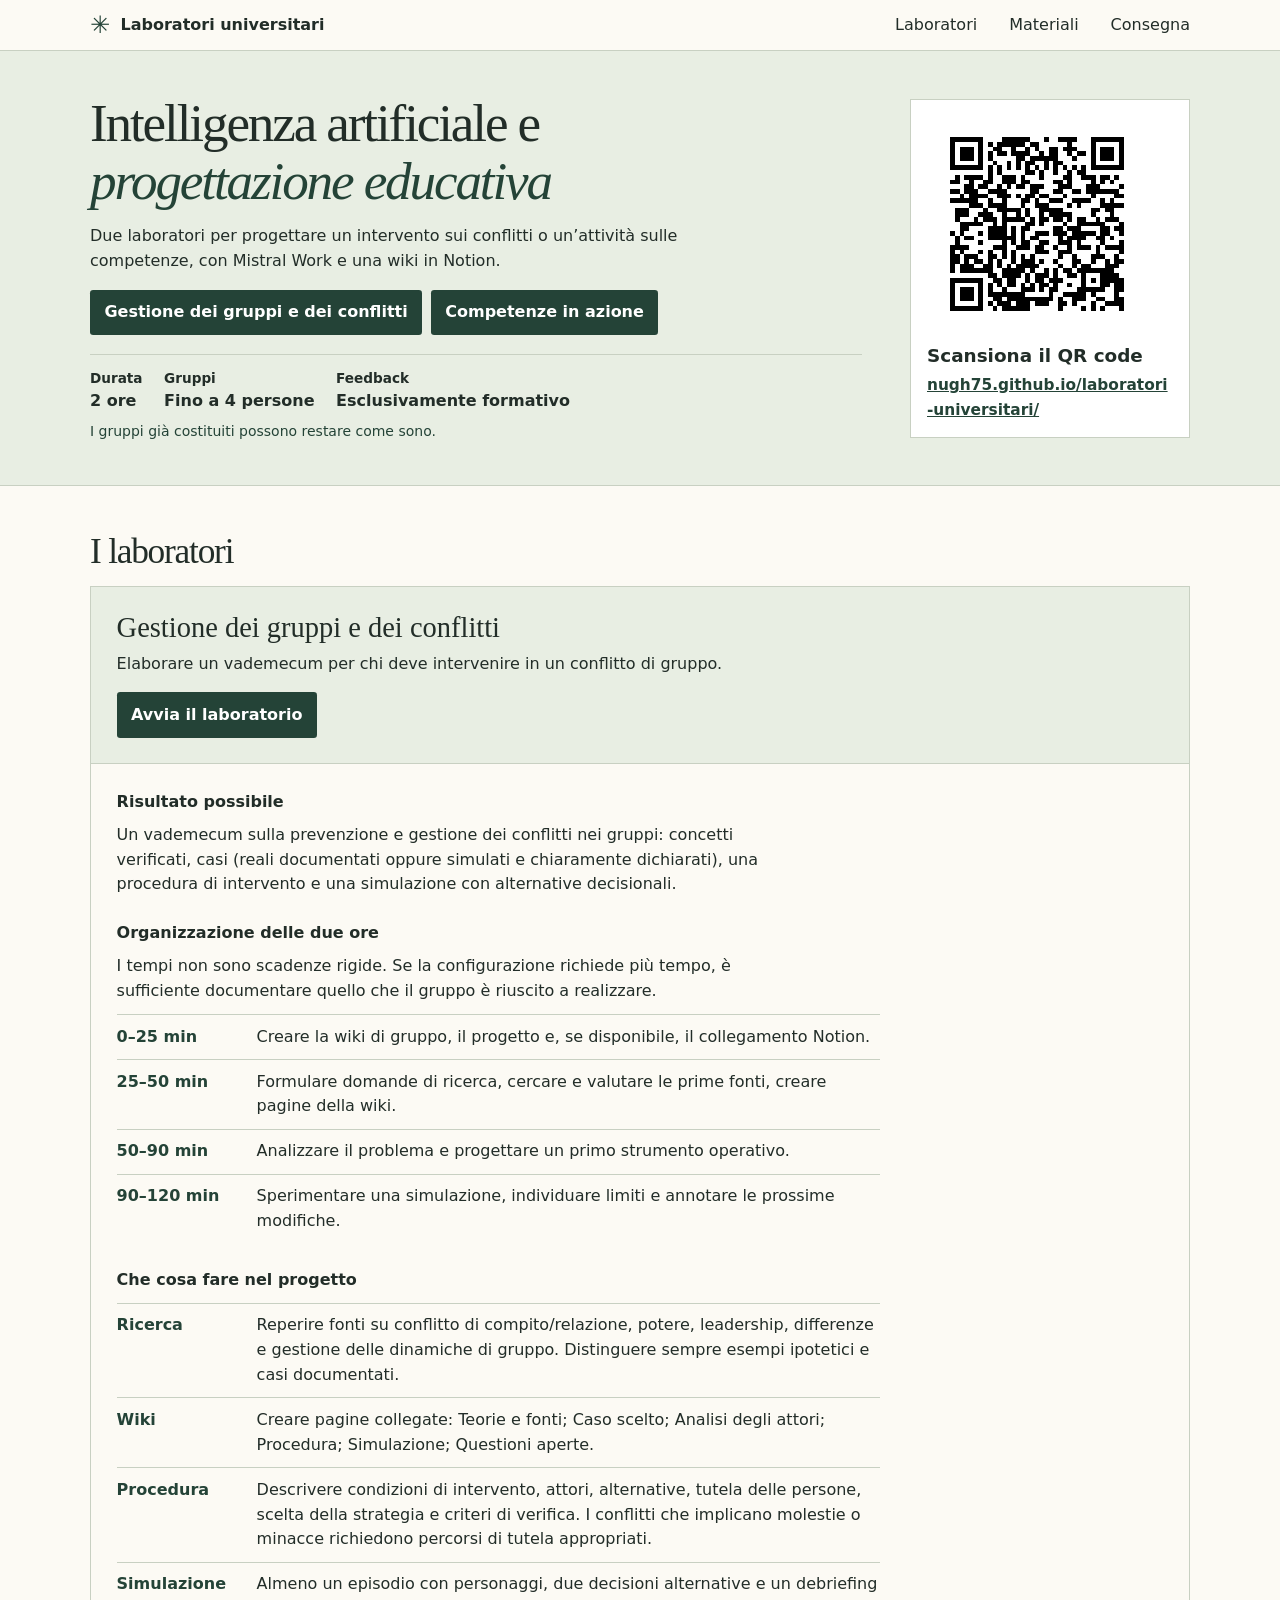
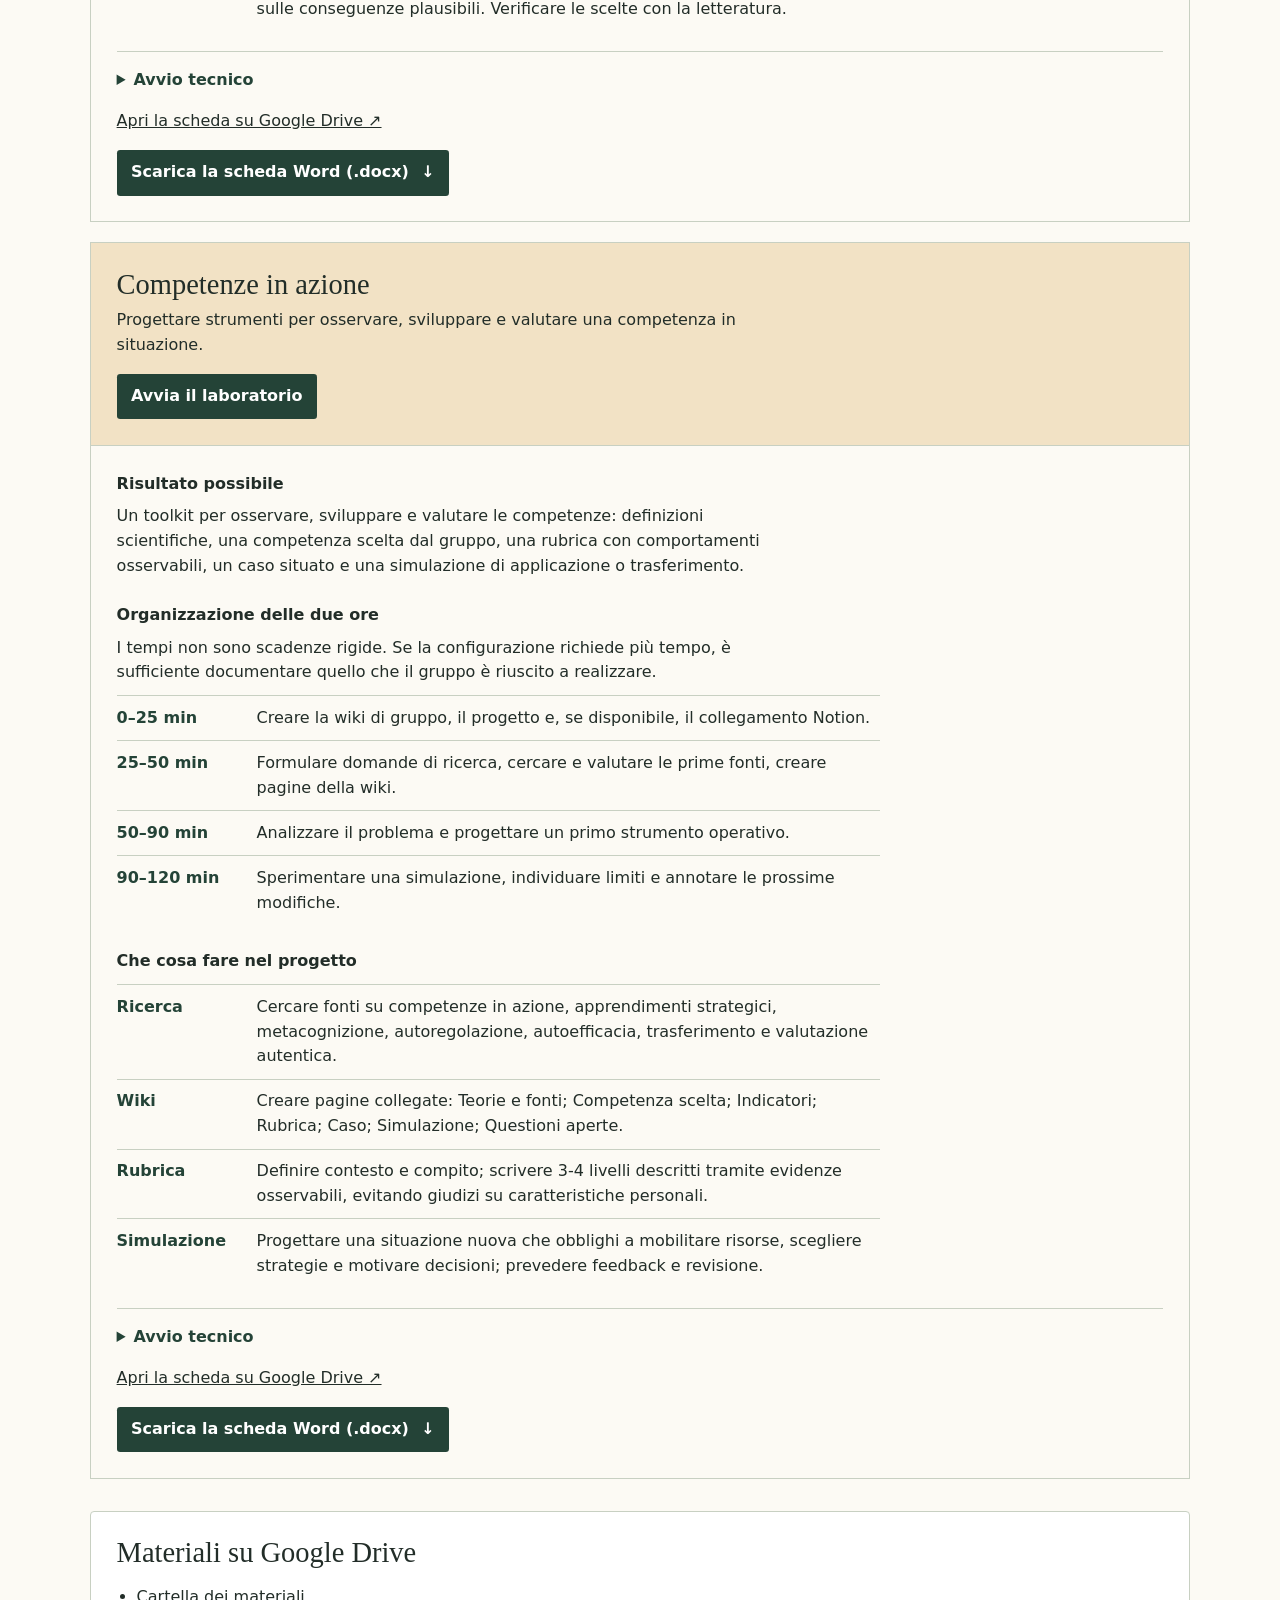
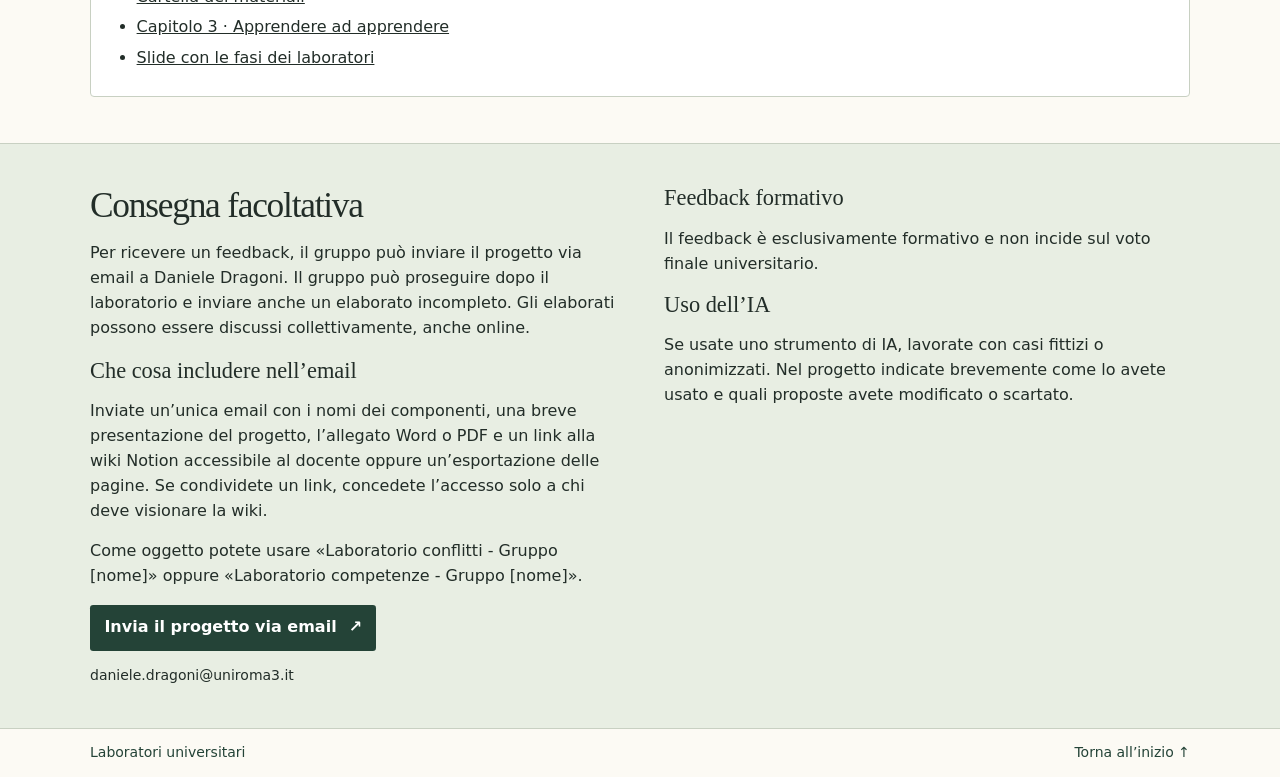
<file: index.html>
<!doctype html>
<html lang="it">
<head>
<meta charset="utf-8">
<meta name="viewport" content="width=device-width,initial-scale=1">
<meta name="description" content="Due laboratori universitari di intelligenza artificiale e progettazione educativa, con consegne e schede di lavoro.">
<title>Laboratori universitari - Intelligenza artificiale e progettazione educativa</title>
<link rel="stylesheet" href="style.css?v=4">
<script src="guida.js?v=4" defer></script>
</head>
<body>
<a class="skip" href="#contenuto">Vai al contenuto</a>
<header class="top"><div class="wrap nav">
<a class="brand" href="#inizio"><span class="mark" aria-hidden="true">✳</span> Laboratori universitari</a>
<nav aria-label="Navigazione principale"><a href="#laboratori">Laboratori</a><a href="#materiali">Materiali</a><a href="#consegna">Consegna</a></nav>
</div></header>
<main id="contenuto">
  <div class="wrap reset-notice" id="reset-notice" hidden>
    <p>Puoi recuperare i progressi precedenti su questo browser.</p>
    <button class="guide-secondary" type="button" id="undo-reset">Recupera i progressi</button>
  </div>
<section class="hero" id="inizio">
<div class="wrap hero-grid">
  <div class="hero-copy">
    <h1>Intelligenza artificiale e <em>progettazione educativa</em></h1>
    <p>Due laboratori per progettare un intervento sui conflitti o un’attività sulle competenze, con Mistral Work e una wiki in Notion.</p>
    <nav class="hero-labs" aria-label="Scegli il laboratorio">
      <a class="button guide-link" data-laboratory="conflitti" href="guida.html?laboratorio=conflitti">
        <span>Gestione dei gruppi e dei conflitti</span><span class="resume-badge" data-resume hidden>Riprendi</span>
      </a>
      <a class="button guide-link" data-laboratory="competenze" href="guida.html?laboratorio=competenze">
        <span>Competenze in azione</span><span class="resume-badge" data-resume hidden>Riprendi</span>
      </a>
    </nav>
    <aside class="brief" aria-label="Modalità di lavoro">
      <dl>
        <div><dt>Durata</dt><dd>2 ore</dd></div>
        <div><dt>Gruppi</dt><dd>Fino a 4 persone</dd></div>
        <div><dt>Feedback</dt><dd>Esclusivamente formativo</dd></div>
      </dl>
      <p>I gruppi già costituiti possono restare come sono.</p>
    </aside>
  </div>
  <aside class="site-access" aria-label="Accesso al sito dall’aula">
    <a href="https://nugh75.github.io/laboratori-universitari/"><img src="accesso-laboratori.png" width="220" height="220" alt="QR code per aprire il sito dei laboratori"></a>
    <div>
      <h2>Scansiona il QR code</h2>
      <a class="site-address" href="https://nugh75.github.io/laboratori-universitari/">nugh75.github.io/laboratori-universitari/</a>
    </div>
  </aside>
</div>
</section>
<section class="wrap workshops" id="laboratori" aria-labelledby="titolo-lab">
<h2 id="titolo-lab">I laboratori</h2>
<article class="lesson" id="conflitti">
<header class="lesson-head"><div><h3>Gestione dei gruppi e dei conflitti</h3><p>Elaborare un vademecum per chi deve intervenire in un conflitto di gruppo.</p><a class="button guide-link" id="checklist-conflitti" data-laboratory="conflitti" href="guida.html?laboratorio=conflitti">Avvia il laboratorio</a></div></header>
<div class="lesson-body">
<h4>Risultato possibile</h4>
<p>Un vademecum sulla prevenzione e gestione dei conflitti nei gruppi: concetti verificati, casi (reali documentati oppure simulati e chiaramente dichiarati), una procedura di intervento e una simulazione con alternative decisionali.</p>
<h4 class="phase-heading">Organizzazione delle due ore</h4>
<p>I tempi non sono scadenze rigide. Se la configurazione richiede più tempo, è sufficiente documentare quello che il gruppo è riuscito a realizzare.</p>
<dl class="phases">
<div><dt>0–25 min</dt><dd>Creare la wiki di gruppo, il progetto e, se disponibile, il collegamento Notion.</dd></div>
<div><dt>25–50 min</dt><dd>Formulare domande di ricerca, cercare e valutare le prime fonti, creare pagine della wiki.</dd></div>
<div><dt>50–90 min</dt><dd>Analizzare il problema e progettare un primo strumento operativo.</dd></div>
<div><dt>90–120 min</dt><dd>Sperimentare una simulazione, individuare limiti e annotare le prossime modifiche.</dd></div>
</dl>
<h4 class="phase-heading">Che cosa fare nel progetto</h4>
<dl class="project-tasks">
<div><dt>Ricerca</dt><dd>Reperire fonti su conflitto di compito/relazione, potere, leadership, differenze e gestione delle dinamiche di gruppo. Distinguere sempre esempi ipotetici e casi documentati.</dd></div>
<div><dt>Wiki</dt><dd>Creare pagine collegate: Teorie e fonti; Caso scelto; Analisi degli attori; Procedura; Simulazione; Questioni aperte.</dd></div>
<div><dt>Procedura</dt><dd>Descrivere condizioni di intervento, attori, alternative, tutela delle persone, scelta della strategia e criteri di verifica. I conflitti che implicano molestie o minacce richiedono percorsi di tutela appropriati.</dd></div>
<div><dt>Simulazione</dt><dd>Almeno un episodio con personaggi, due decisioni alternative e un debriefing sulle conseguenze plausibili. Verificare le scelte con la letteratura.</dd></div>
</dl>
<details><summary>Avvio tecnico</summary><div class="worksheet">
<dl class="project-tasks">
<div><dt>Mistral Work</dt><dd>Chi interagisce con Mistral apre <a href="https://chat.mistral.ai/">Mistral Vibe</a>, crea il progetto in Work e salva le istruzioni di progetto dalla guida.</dd></div>
<div><dt>Notion</dt><dd>Una persona apre <a href="https://www.notion.com/">Notion</a>, accede con il proprio account e crea la pagina principale della wiki. Dal menu Condividi invita i compagni con il permesso di modifica.</dd></div>
<div><dt>Connettore</dt><dd>In Mistral aprite <a href="https://docs.mistral.ai/vibe/work/connectors">Connectors</a>, scegliete Notion e autorizzate l’accesso alla wiki. Chiedete a Work di leggere una pagina di prova. Se il connettore è indisponibile, incollate in chat i passaggi necessari.</dd></div>
<div><dt>Metodi/skill</dt><dd>La guida contiene una traccia per aggiungere Wayfinder, Treccani, Bibliografi e LLM Wiki e usarle nel progetto.</dd></div>
</dl>
</div></details>
<p class="word-link"><a href="https://docs.google.com/document/d/1YNh7GurNphfupiVNmmEm2tKUjWq3zAzz/edit">Apri la scheda su Google Drive ↗</a></p>
<p class="word-link"><a class="button" href="materiali/Laboratorio_gruppi_e_conflitti_2_ore.docx" download>Scarica la scheda Word (.docx) <span aria-hidden="true">↓</span></a></p>
</div></article>
<article class="lesson second" id="competenze">
<header class="lesson-head"><div><h3>Competenze in azione</h3><p>Progettare strumenti per osservare, sviluppare e valutare una competenza in situazione.</p><a class="button guide-link" id="checklist-competenze" data-laboratory="competenze" href="guida.html?laboratorio=competenze">Avvia il laboratorio</a></div></header>
<div class="lesson-body">
<h4>Risultato possibile</h4>
<p>Un toolkit per osservare, sviluppare e valutare le competenze: definizioni scientifiche, una competenza scelta dal gruppo, una rubrica con comportamenti osservabili, un caso situato e una simulazione di applicazione o trasferimento.</p>
<h4 class="phase-heading">Organizzazione delle due ore</h4>
<p>I tempi non sono scadenze rigide. Se la configurazione richiede più tempo, è sufficiente documentare quello che il gruppo è riuscito a realizzare.</p>
<dl class="phases">
<div><dt>0–25 min</dt><dd>Creare la wiki di gruppo, il progetto e, se disponibile, il collegamento Notion.</dd></div>
<div><dt>25–50 min</dt><dd>Formulare domande di ricerca, cercare e valutare le prime fonti, creare pagine della wiki.</dd></div>
<div><dt>50–90 min</dt><dd>Analizzare il problema e progettare un primo strumento operativo.</dd></div>
<div><dt>90–120 min</dt><dd>Sperimentare una simulazione, individuare limiti e annotare le prossime modifiche.</dd></div>
</dl>
<h4 class="phase-heading">Che cosa fare nel progetto</h4>
<dl class="project-tasks">
<div><dt>Ricerca</dt><dd>Cercare fonti su competenze in azione, apprendimenti strategici, metacognizione, autoregolazione, autoefficacia, trasferimento e valutazione autentica.</dd></div>
<div><dt>Wiki</dt><dd>Creare pagine collegate: Teorie e fonti; Competenza scelta; Indicatori; Rubrica; Caso; Simulazione; Questioni aperte.</dd></div>
<div><dt>Rubrica</dt><dd>Definire contesto e compito; scrivere 3-4 livelli descritti tramite evidenze osservabili, evitando giudizi su caratteristiche personali.</dd></div>
<div><dt>Simulazione</dt><dd>Progettare una situazione nuova che obblighi a mobilitare risorse, scegliere strategie e motivare decisioni; prevedere feedback e revisione.</dd></div>
</dl>
<details><summary>Avvio tecnico</summary><div class="worksheet">
<dl class="project-tasks">
<div><dt>Mistral Work</dt><dd>Chi interagisce con Mistral apre <a href="https://chat.mistral.ai/">Mistral Vibe</a>, crea il progetto in Work e salva le istruzioni di progetto dalla guida.</dd></div>
<div><dt>Notion</dt><dd>Una persona apre <a href="https://www.notion.com/">Notion</a>, accede con il proprio account e crea la pagina principale della wiki. Dal menu Condividi invita i compagni con il permesso di modifica.</dd></div>
<div><dt>Connettore</dt><dd>In Mistral aprite <a href="https://docs.mistral.ai/vibe/work/connectors">Connectors</a>, scegliete Notion e autorizzate l’accesso alla wiki. Chiedete a Work di leggere una pagina di prova. Se il connettore è indisponibile, incollate in chat i passaggi necessari.</dd></div>
<div><dt>Metodi/skill</dt><dd>La guida contiene una traccia per aggiungere Wayfinder, Treccani, Bibliografi e LLM Wiki e usarle nel progetto.</dd></div>
</dl>
</div></details>
<p class="word-link"><a href="https://docs.google.com/document/d/1R7ktU59x0CN8uMLyqZgL0LbB2jWscyrX/edit">Apri la scheda su Google Drive ↗</a></p>
<p class="word-link"><a class="button" href="materiali/Laboratorio_competenze_2_ore.docx" download>Scarica la scheda Word (.docx) <span aria-hidden="true">↓</span></a></p>
</div></article>
<div class="lesson-body shared-materials" id="materiali">
<h3>Materiali su Google Drive</h3>
<ul>
<li><a href="https://drive.google.com/drive/folders/1qXZmGoPxxVZhyKSsWecdENP8j7rJxAKq">Cartella dei materiali</a></li>
<li><a href="https://docs.google.com/document/d/1kNKMfu2lY-GcEzN4beY8Awf38m9D3AuN/edit">Capitolo 3 · Apprendere ad apprendere</a></li>
<li><a href="https://drive.google.com/file/d/17vRvWNyyLGfwQ-HY0n8yOlEMg1ZyKAMc/view">Slide con le fasi dei laboratori</a></li>
</ul>
</div>
</section>
<section class="submission" id="consegna"><div class="wrap submit-grid">
<div><h2>Consegna facoltativa</h2><p>Per ricevere un feedback, il gruppo può inviare il progetto via email a Daniele Dragoni. Il gruppo può proseguire dopo il laboratorio e inviare anche un elaborato incompleto. Gli elaborati possono essere discussi collettivamente, anche online.</p>
<h3 class="submission-details">Che cosa includere nell’email</h3><p>Inviate un’unica email con i nomi dei componenti, una breve presentazione del progetto, l’allegato Word o PDF e un link alla wiki Notion accessibile al docente oppure un’esportazione delle pagine. Se condividete un link, concedete l’accesso solo a chi deve visionare la wiki.</p><p>Come oggetto potete usare «Laboratorio conflitti - Gruppo [nome]» oppure «Laboratorio competenze - Gruppo [nome]».</p><a class="button" href="mailto:daniele.dragoni@uniroma3.it?subject=Progetto%20di%20laboratorio">Invia il progetto via email <span aria-hidden="true">↗</span></a><p class="address">daniele.dragoni@uniroma3.it</p></div>
<div class="notes"><h3>Feedback formativo</h3><p>Il feedback è esclusivamente formativo e non incide sul voto finale universitario.</p><h3>Uso dell’IA</h3><p>Se usate uno strumento di IA, lavorate con casi fittizi o anonimizzati. Nel progetto indicate brevemente come lo avete usato e quali proposte avete modificato o scartato.</p></div>
</div></section>
</main>
<footer class="wrap foot"><span>Laboratori universitari</span><a href="#inizio">Torna all’inizio ↑</a><button class="guide-reset-link" type="button" id="reset-progress" hidden>Ricomincia da capo</button></footer>
</body>
</html>
</file>
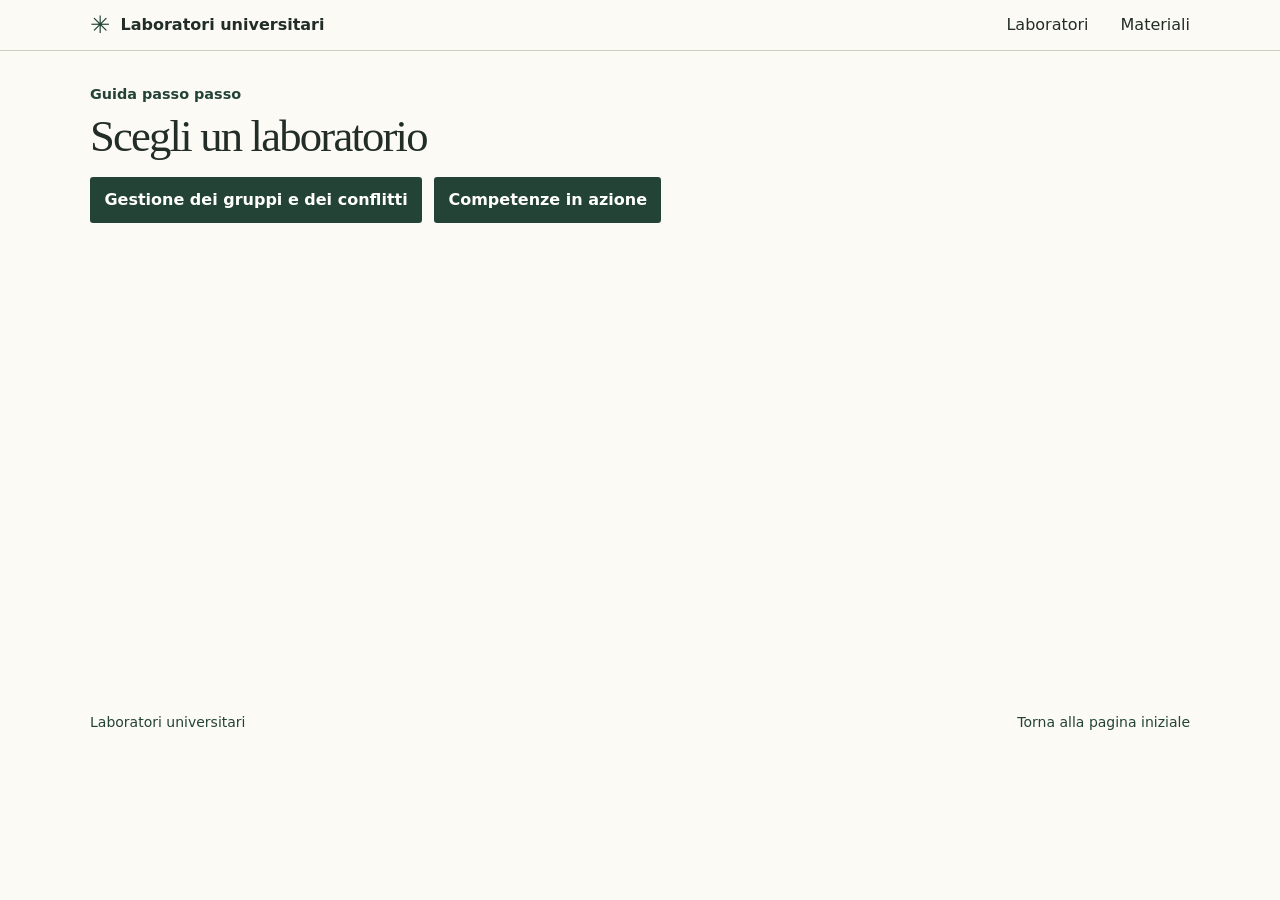
<file: guida.html>
<!doctype html>
<html lang="it">
<head>
  <meta charset="utf-8">
  <meta name="viewport" content="width=device-width,initial-scale=1">
  <meta name="description" content="Guida passo passo ai laboratori universitari con Mistral Work e Notion.">
  <title>Guida al laboratorio · Laboratori universitari</title>
  <link rel="stylesheet" href="style.css?v=4">
  <script src="prompt-laboratori.js" defer></script>
  <script src="passaggi.js" defer></script>
  <script src="guida.js?v=4" defer></script>
</head>
<body>
  <a class="skip" href="#contenuto">Vai al contenuto</a>
  <header class="top">
    <div class="wrap nav">
      <a class="brand" href="./"><span class="mark" aria-hidden="true">✳</span> Laboratori universitari</a>
      <nav aria-label="Navigazione principale">
        <a href="./#laboratori">Laboratori</a>
        <a href="./#materiali">Materiali</a>
      </nav>
    </div>
  </header>
  <main id="contenuto" class="wrap guide" data-guide>
  <div class="wrap reset-notice" id="reset-notice" hidden>
    <p>Puoi recuperare i progressi precedenti su questo browser.</p>
    <button class="guide-secondary" type="button" id="undo-reset">Recupera i progressi</button>
  </div>
    <noscript><p>Per usare la guida interattiva, attiva JavaScript. Le schede sono disponibili nella <a href="./#materiali">pagina dei materiali</a>.</p></noscript>
    <div class="guide-intro">
      <p class="guide-kicker">Guida passo passo</p>
      <h1 id="guide-title">Scegli un laboratorio</h1>
      <div id="guide-choice">
        <a class="button" href="?laboratorio=conflitti">Gestione dei gruppi e dei conflitti</a>
        <a class="button" href="?laboratorio=competenze">Competenze in azione</a>
      </div>
    </div>
    <form class="guide-card group-form" id="group-form" hidden>
      <h2>Il vostro gruppo</h2>
      <p>Formate un gruppo di massimo quattro persone. Se avete già un gruppo, potete mantenerlo. Scegliete un nome per il gruppo.</p>
      <label for="group-name">Nome del gruppo</label>
      <input id="group-name" name="groupName" type="text" maxlength="60" placeholder="Es. Gruppo Aurora" required>
      <button class="button" type="submit" id="save-group">Inizia il percorso</button>
      <p class="guide-note">Il nome, il passaggio, le spunte e le modifiche ai prompt si salvano in questo browser.</p>
    </form>
    <p class="guide-storage" role="status" id="guide-storage" hidden></p>

    <div id="guide-workspace" hidden>
      <div class="group-strip">
        <div><strong id="active-group"></strong><p class="guide-note" id="check-progress"></p></div>
        <button class="guide-secondary" type="button" id="edit-group">Modifica il nome</button>
      </div>
      <div class="guide-layout">
        <details class="guide-nav" id="guide-nav" open>
          <summary>Passaggi della guida</summary>
          <nav aria-label="Passaggi della guida"><ol id="step-list"></ol></nav>
        </details>
        <section class="guide-card" aria-labelledby="step-title">
          <p class="guide-kicker" id="step-meta"></p>
          <h2 id="step-title" tabindex="-1"></h2>
          <div id="step-content"></div>
          <div class="guide-controls">
            <button class="guide-secondary" type="button" id="step-back">Indietro</button>
            <button class="button" type="button" id="step-next">Avanti</button>
          </div>
        </section>
      </div>
    </div>
  </main>
  <footer class="wrap foot"><span>Laboratori universitari</span><a href="./">Torna alla pagina iniziale</a><button class="guide-reset-link" type="button" id="reset-progress" hidden>Ricomincia da capo</button></footer>
</body>
</html>
</file>
<file: style.css>
:root{color-scheme:light;--paper:#fcfaf4;--ink:#222d28;--green:#244337;--pale:#e8eee3;--line:#c8d0c2;--ochre:#f2e2c5;--serif:"Instrument Serif",Georgia,serif;--sans:"Instrument Sans",system-ui,sans-serif}
*{box-sizing:border-box}
html{scroll-behavior:smooth;scroll-padding-top:1rem}
body{margin:0;background:var(--paper);color:var(--ink);font:1rem/1.55 var(--sans)}
a{color:inherit}
a:focus-visible,summary:focus-visible{outline:3px solid #a55220;outline-offset:5px}
.skip{position:absolute;left:.5rem;top:.5rem;padding:.65rem;background:var(--paper);transform:translateY(-200%);z-index:1}
.skip:focus{transform:none}
.wrap{width:min(1100px,calc(100% - 3rem));margin-inline:auto}
.top{border-bottom:1px solid var(--line)}
.nav,.foot{display:flex;justify-content:space-between;align-items:center;gap:.8rem;padding-block:.8rem}
.brand,nav a,.foot a{text-decoration:none}
nav{display:flex;gap:clamp(.7rem,3vw,2rem)}
nav a:hover,.foot a:hover{text-decoration:underline}
.brand{font-weight:700;display:flex;align-items:center;gap:.65rem}
.mark{font-size:1.5rem;color:var(--green);line-height:1}
.hero{background:var(--pale);border-bottom:1px solid var(--line)}
.hero-grid,.submit-grid{display:grid;gap:clamp(1.25rem,4vw,3rem);padding-block:clamp(1.2rem,3.3vw,3rem)}
.hero-grid{grid-template-columns:minmax(0,1fr) minmax(238px,280px);align-items:center}
h1,h2,h3{font-family:var(--serif);font-weight:400;line-height:1.1;margin:0}
h1{font-size:clamp(1.75rem,1.2rem + 2.65vw,3.8rem);letter-spacing:-.04em;text-wrap:balance}
h1 em{color:var(--green)}
h2{font-size:clamp(1.65rem,1.25rem + 1.2vw,2.55rem);letter-spacing:-.035em}
h3{font-size:clamp(1.35rem,1.1rem + .85vw,2rem)}
h4{margin:0;font-size:1rem}
p{max-width:67ch}
.hero-copy>p{margin-block:.85rem 1rem}
.button{display:inline-flex;gap:.75rem;align-items:center;background:var(--green);color:white;padding:.65rem .9rem;text-decoration:none;border-radius:.2rem;font-weight:650}
.button:hover{background:#152e24}
.brief{margin-top:1.2rem;padding-top:.8rem;border-top:1px solid var(--line)}
.brief dl{display:flex;flex-wrap:wrap;gap:.4rem 1.35rem;margin:0}
.brief dt{font-size:.85rem;font-weight:650}
.brief dd{margin:0;font-weight:650}
.brief p{font-size:.875rem;margin:.45rem 0 0;color:var(--green)}
.workshops{padding-block:clamp(1.5rem,3.6vw,3rem)}
.workshops>h2{margin-bottom:.9rem}
.lesson{border:1px solid var(--line);margin-bottom:1.25rem}
.lesson-head{padding:clamp(1rem,2.3vw,1.6rem);background:var(--pale);border-bottom:1px solid var(--line)}
.second .lesson-head{background:var(--ochre)}
.lesson-head p,.lesson-body p{margin:.5rem 0 0}
.lesson-body{padding:clamp(1rem,2.3vw,1.6rem)}
details{margin-top:1.25rem;border-top:1px solid var(--line);padding-top:1rem}
summary{cursor:pointer;font-weight:700;color:var(--green);width:fit-content}
summary:hover{text-decoration:underline}
.worksheet{max-width:75ch}
.worksheet ol{padding-left:1.4rem;margin-bottom:0}
.worksheet li+li{margin-top:.6rem}
.submission{background:var(--pale);border-block:1px solid var(--line)}
.submit-grid{grid-template-columns:repeat(2,minmax(0,1fr));align-items:start}
.notes h3{font-size:1.4rem}
.notes p:last-child,.address{margin-bottom:0}
.address,.foot{font-size:.875rem}
.foot{color:var(--green)}
@media(max-width:690px){
  .hero-grid,.submit-grid{grid-template-columns:1fr}
  .nav{align-items:flex-start;flex-wrap:wrap;gap:.4rem .8rem}
  .wrap{width:calc(100% - 2rem)}
}
@media(prefers-reduced-motion:reduce){html{scroll-behavior:auto}}
.phase-heading{margin-top:1.5rem}
.phases,.project-tasks{margin:0.65rem 0 0;max-width:75ch}
.phases div,.project-tasks div{display:grid;grid-template-columns:8rem 1fr;gap:.75rem;padding:.6rem 0;border-top:1px solid var(--line)}
.phases dt,.project-tasks dt{font-weight:700;color:var(--green)}
.phases dd,.project-tasks dd{margin:0}
.worksheet blockquote{margin:.65rem 0 0;padding:1rem;border-left:3px solid var(--green);background:var(--pale)}
.lesson-body .word-link{margin-top:1rem}
@media(max-width:480px){.phases div,.project-tasks div{grid-template-columns:1fr;gap:.15rem}}
.checklist{min-inline-size:0;max-width:75ch;margin:1.75rem 0 0;padding:.75rem 1rem 1rem;border:1px solid var(--line);background:var(--pale)}
.checklist legend{padding-inline:.35rem;color:var(--green);font-weight:700}
.checklist label{display:flex;align-items:flex-start;gap:.65rem;padding:.5rem 0;cursor:pointer}
.checklist label+label{border-top:1px solid var(--line)}
.checklist label:first-of-type{margin-top:.5rem}
.checklist input{flex:none;width:1.15rem;height:1.15rem;margin:.22rem 0 0;accent-color:var(--green)}
.checklist input:focus-visible{outline:3px solid #a55220;outline-offset:3px}
.submission-details{font-size:1.4rem;margin-top:1.15rem}

.shared-materials{margin-top:2rem;border:1px solid var(--line);border-radius:.25rem;background:white}
.shared-materials ul{margin:1rem 0 0;padding-left:1.25rem}
.shared-materials li+li{margin-top:.35rem}

[hidden]{display:none!important}
button,input{font:inherit}
button:focus-visible,input:focus-visible,.guide h2:focus-visible{outline:3px solid #a55220;outline-offset:4px}
button.button{border:0;cursor:pointer}
.site-access{display:grid;gap:.65rem;padding:.9rem 1rem;border:1px solid var(--line);background:white;min-width:0}
.site-access>a{justify-self:center}
.site-access img{display:block;width:min(220px,100%);height:auto;image-rendering:pixelated}
.site-access h2{font-family:var(--sans);font-weight:700;font-size:1.15rem;letter-spacing:0;line-height:1.25}
.site-access h2{margin-bottom:.35rem}
.site-address{font-size:.96rem;overflow-wrap:anywhere;color:var(--green);font-weight:700}
.guide-link{margin-top:1rem}
.guide{padding-block:clamp(1.15rem,2.5vw,2.4rem);min-height:72vh}
.guide-intro{margin-bottom:1rem}
.guide h1{font-size:clamp(1.8rem,1.35rem + 1.8vw,2.8rem);text-wrap:wrap}
.guide h2{font-size:clamp(1.45rem,1.2rem + 1vw,2.1rem);overflow-wrap:anywhere}
.guide-kicker{color:var(--green);font-weight:700;font-size:.9rem;margin:0 0 .4rem}
#guide-choice,.guide-links,.guide-controls{display:flex;align-items:center;flex-wrap:wrap;gap:.75rem}
#guide-choice{margin-top:1rem}
.guide-card{background:white;border:1px solid var(--line);border-top:4px solid var(--green);padding:clamp(.9rem,2vw,1.5rem);min-width:0}
.group-form{max-width:650px}
.group-form label{display:block;font-weight:700;margin:1rem 0 .35rem}
.group-form input{display:block;width:100%;max-width:29rem;margin:0 0 1rem;padding:.65rem .8rem;border:1px solid #66766d;border-radius:.2rem;color:var(--ink);background:white}
.guide-note{font-size:.9rem;color:#3b5449;margin:.55rem 0 0}
.guide-storage{padding:.65rem 1rem;border-left:3px solid #a55220;background:var(--ochre)}
.group-strip{display:flex;justify-content:space-between;align-items:center;gap:.75rem;flex-wrap:wrap;padding:.6rem .85rem;background:var(--pale);margin-bottom:.75rem}
.group-strip strong{overflow-wrap:anywhere}
.group-strip p{margin:0}
.guide-layout{display:grid;grid-template-columns:minmax(180px,1fr) minmax(0,3fr);gap:1rem;align-items:start}
.guide-nav{background:var(--paper);border:1px solid var(--line);margin:0;padding:.75rem;min-width:0}
.guide-nav ol{display:grid;gap:.3rem;list-style:none;padding:0;margin:.6rem 0 0}
.guide-nav button{font:inherit;text-align:left;display:block;width:100%;border:1px solid transparent;background:transparent;color:var(--green);padding:.45rem;border-radius:.2rem;cursor:pointer}
.guide-nav button:hover,.guide-nav button[aria-current]{background:var(--pale);border-color:var(--line)}
.guide-nav button[aria-current]{font-weight:700}
.guide-actions{padding-left:1.35rem;margin:.85rem 0}
.guide-actions li+li{margin-top:.45rem}
.guide-suggestion{display:flex;gap:.25rem .75rem;flex-wrap:wrap;padding:.55rem .75rem;background:var(--pale);overflow-wrap:anywhere}
.guide-prompt{margin-top:1rem;padding:.8rem;background:var(--pale);border-left:3px solid var(--green);overflow-wrap:anywhere}
.guide-prompt h3{font:700 1.04rem/1.4 var(--sans)}
.guide-prompt blockquote{margin:.65rem 0 1rem;white-space:pre-wrap}
.guide-prompt .guide-note{display:inline-block;margin-left:.5rem}
.guide-secondary{display:inline-flex;align-items:center;padding:.55rem .75rem;border:1px solid var(--line);background:white;color:var(--green);text-decoration:none;font-weight:650;border-radius:.2rem;cursor:pointer}
.guide-secondary:hover{background:var(--pale)}
.guide-secondary:disabled{opacity:.5;cursor:default}
.guide-controls{margin-top:1rem;justify-content:space-between}
.guide-summary{display:grid;gap:.35rem;padding:0;list-style:none;margin:1.25rem 0}
.guide-summary li{display:grid;grid-template-columns:7.25rem 1fr;align-items:center;gap:.55rem}
.guide-summary button{justify-self:start}
.guide-email{margin-top:.4rem}
@media (max-width:760px){
  .guide-layout{grid-template-columns:1fr}
}

.guide-prompt .prompt-hint{display:block;margin:.4rem 0 .65rem}
.guide-prompt textarea{display:block;width:100%;padding:.7rem .8rem;margin:0 0 .8rem;border:1px solid #66766d;border-radius:.2rem;background:white;color:var(--ink);font:inherit;resize:vertical}
.guide-prompt textarea:focus-visible{outline:3px solid #a55220;outline-offset:4px}

@media(max-width:690px){
  .site-access{grid-template-columns:minmax(90px,128px) minmax(0,1fr);align-items:center}
  .brief dl{display:grid;grid-template-columns:repeat(3,minmax(0,1fr));gap:.5rem}
  .brief dd{font-size:.875rem;line-height:1.3}
  .hero-copy>p{margin-block:.65rem .8rem}
  .site-access h2{font-size:1rem}
}
@media(max-width:360px){
  .site-access{grid-template-columns:minmax(76px,96px) minmax(0,1fr);padding:.65rem}
}

.hero-labs{display:flex;flex-wrap:wrap;gap:.55rem}
.hero-labs .guide-link{min-width:0;margin:0;justify-content:space-between;text-decoration:none}
.resume-badge{flex:none;padding:.12rem .4rem;border-radius:.2rem;background:var(--pale);color:var(--green);font-size:.8rem}
.guide-card .checklist{margin-top:.9rem}
.guide-copy-actions{display:flex;flex-wrap:wrap;align-items:center;gap:.45rem;margin-top:.55rem}
.guide-copy-actions .guide-note{margin:0}
.guide-copy-details{margin-top:.55rem;padding-top:.55rem}
.guide-copy-details summary{min-height:36px;align-content:center}
.guide-prompt blockquote{margin:.45rem 0 0}
.guide-prompt textarea{margin-bottom:0}
@media(max-width:690px){
  .hero-labs{display:grid;grid-template-columns:1fr}
}

.foot{flex-wrap:wrap}
.guide-reset-link{border:0;padding:.35rem 0;background:transparent;color:inherit;text-decoration:underline;cursor:pointer}
.reset-notice{display:flex;align-items:center;flex-wrap:wrap;gap:.55rem 1rem;margin-block:1rem;padding:.65rem .85rem;border:1px solid var(--line);background:var(--pale)}
.guide>.reset-notice{width:100%}
.reset-notice p{margin:0}
.guide-reset-dialog{width:min(32rem,calc(100% - 2rem));padding:1.4rem;border:1px solid var(--line);border-radius:.35rem;background:var(--paper);color:var(--ink)}
.guide-reset-dialog::backdrop{background:rgb(0 0 0 / .55)}
.guide-reset-dialog h2{font-size:1.65rem}
.guide-reset-actions{display:flex;flex-wrap:wrap;gap:.6rem}
button.guide-reset-confirm{background:#8c3224}
button.guide-reset-confirm:hover{background:#69251b}
</file>
